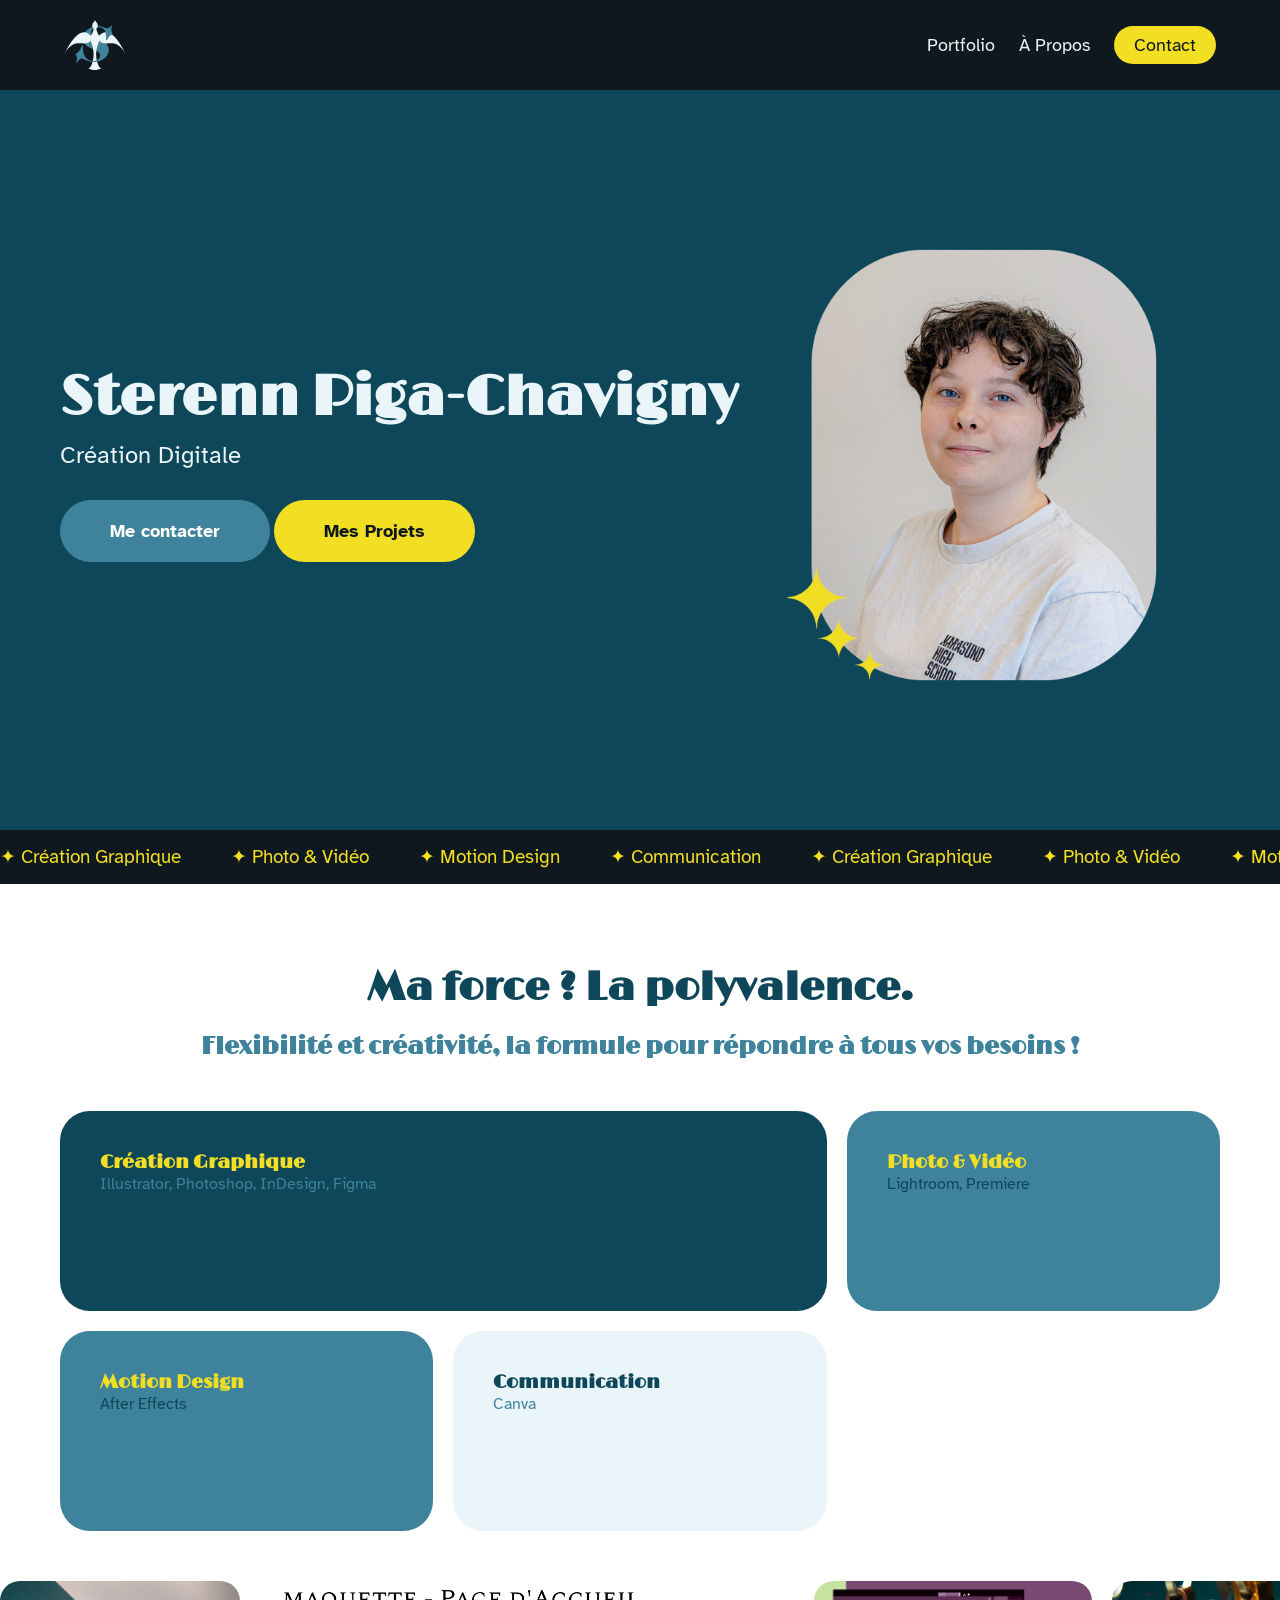
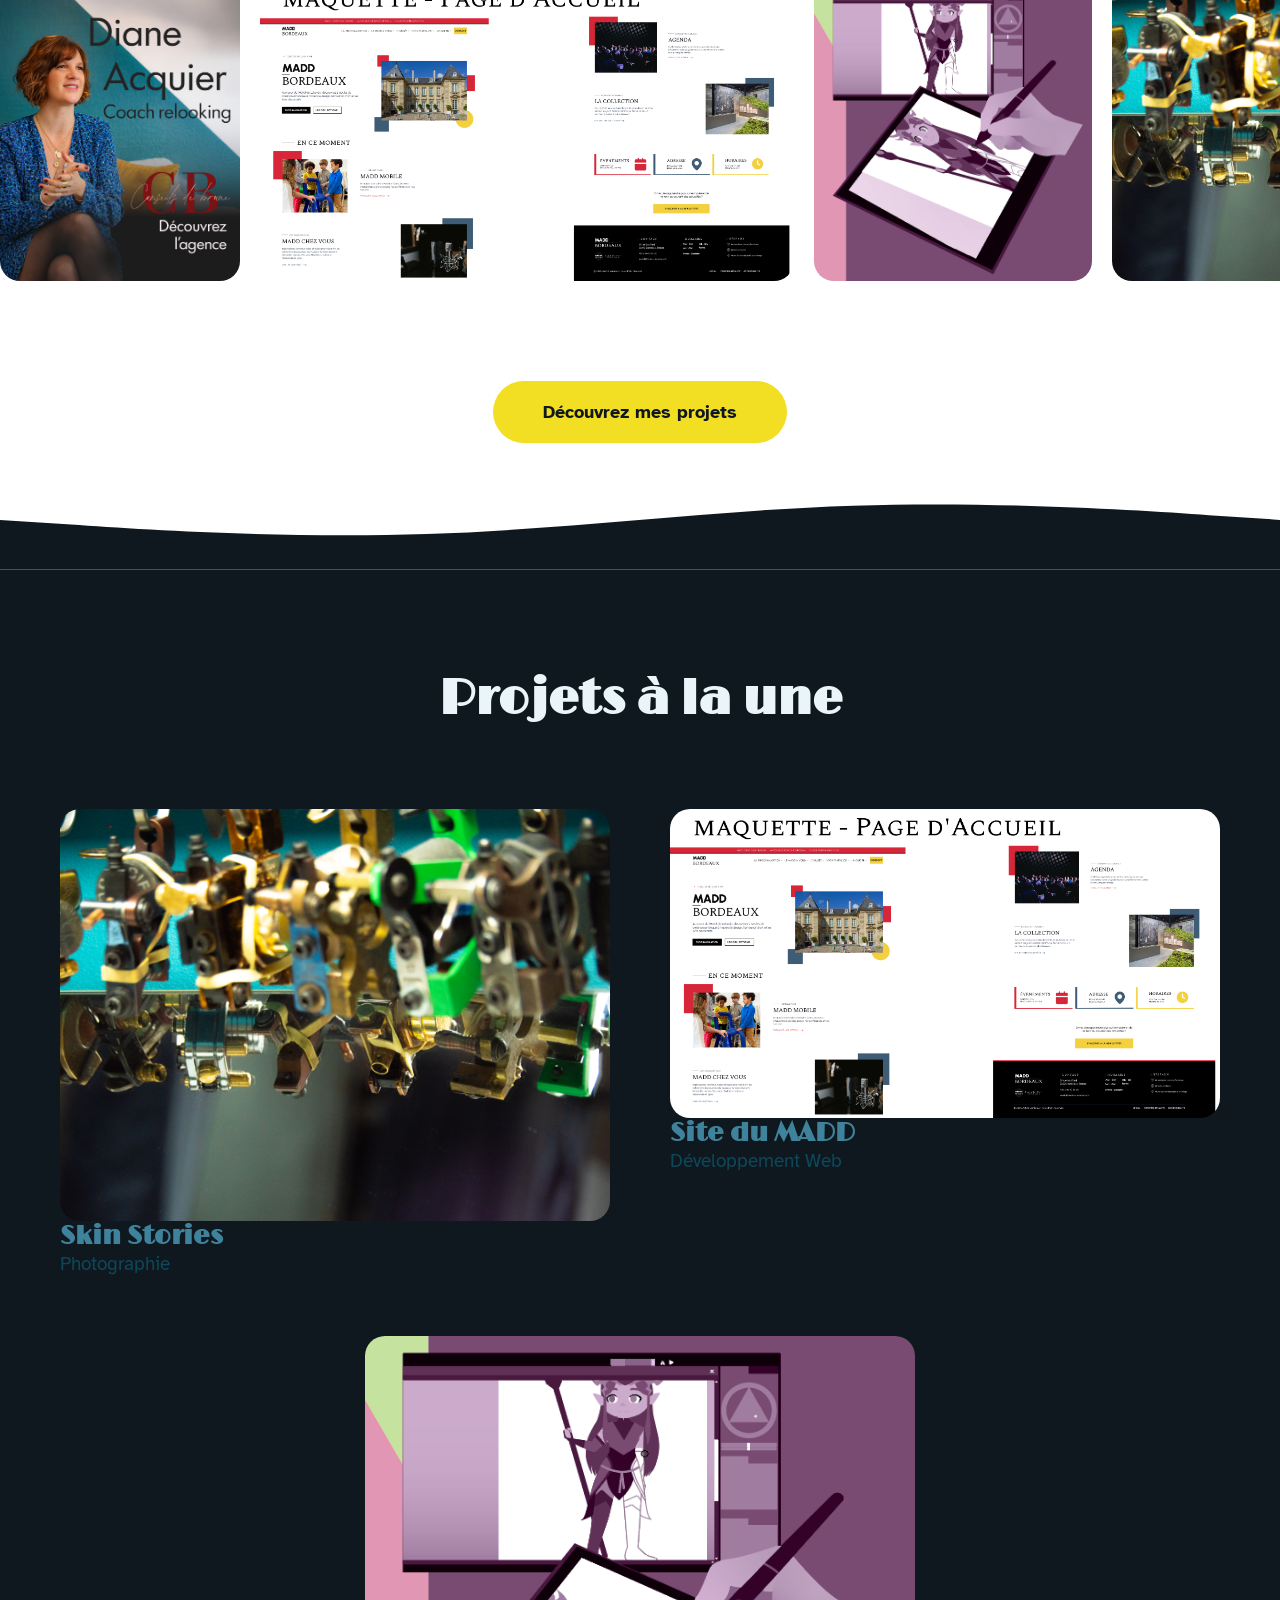
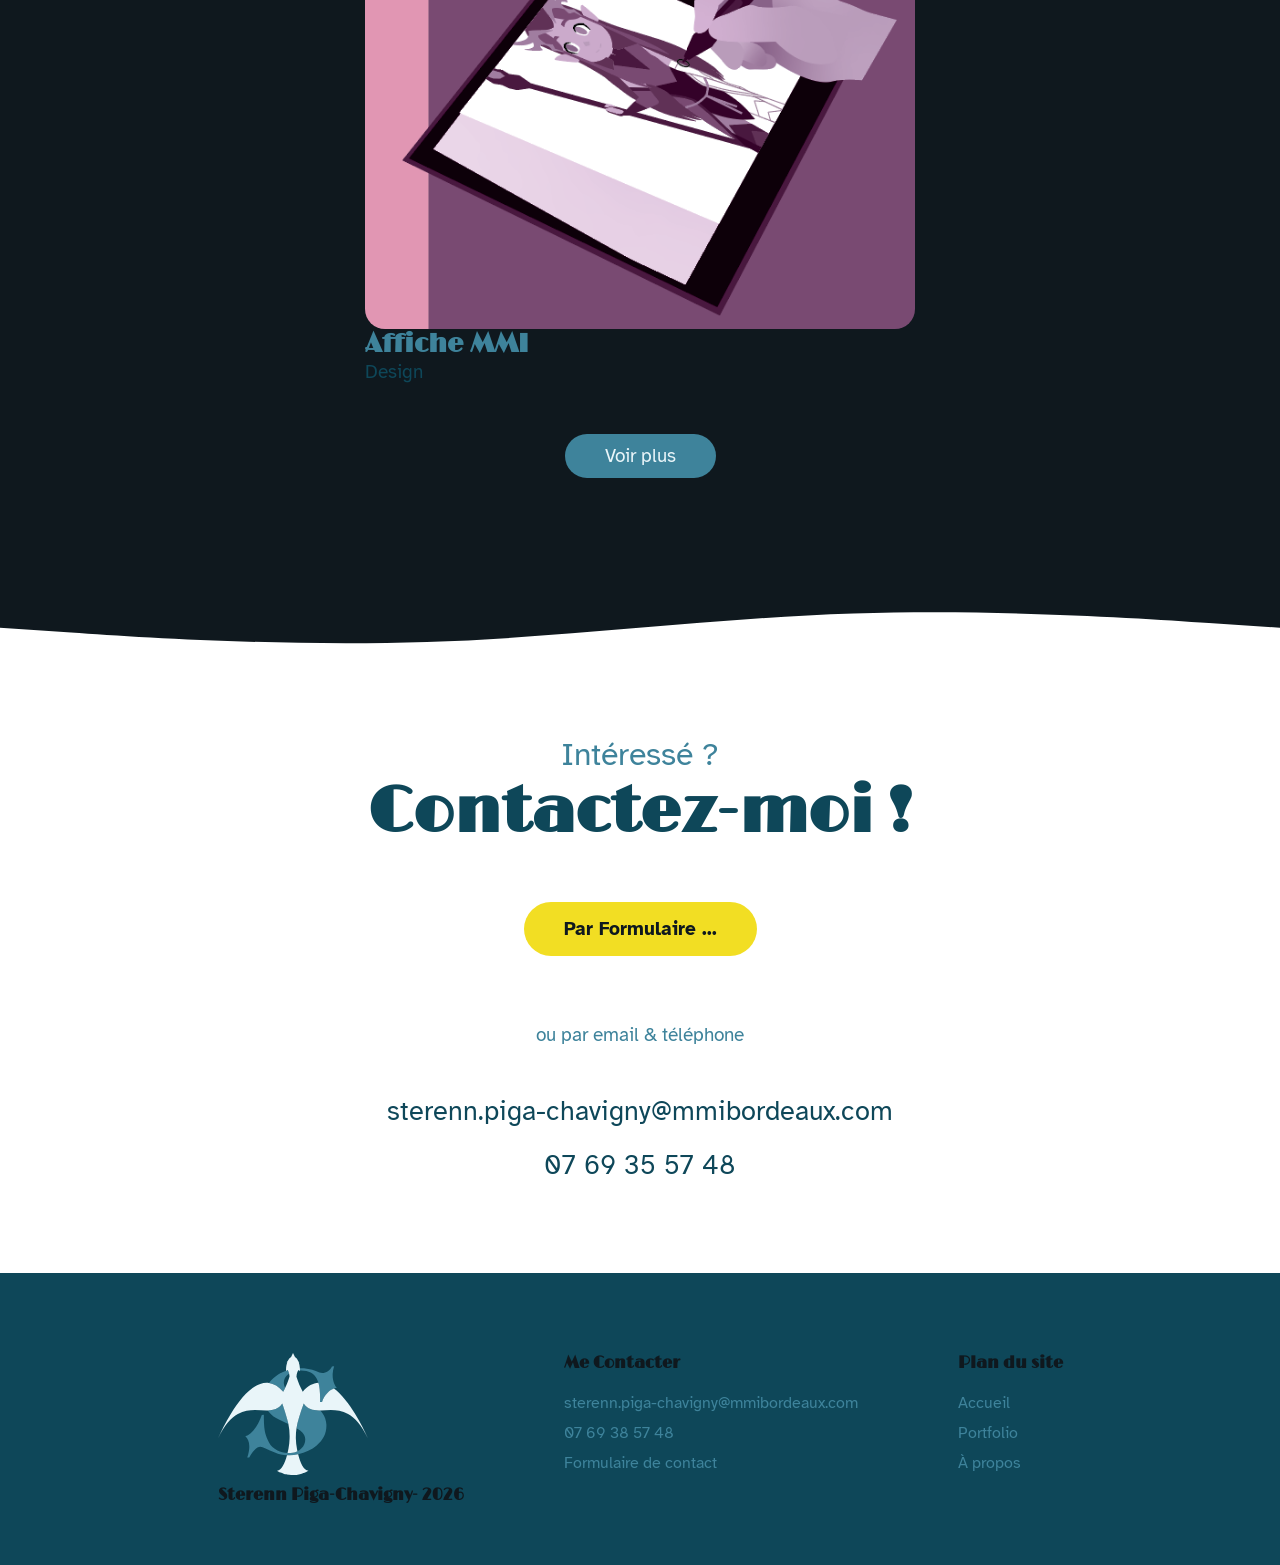
<file: index.html>
<!DOCTYPE html>
<html lang="fr">
<head>
    <meta charset="UTF-8">
    <meta name="viewport" content="width=device-width, initial-scale=1.0">
    <title>Sterenn Piga-Chavigny | Portfolio</title>
    <link rel="stylesheet" href="style.css">
</head>
<body>

    <header>
        <div class="logo"><a href="index.html"><img src="media/Logo & branding/logoV2-f-SVG.svg" alt="Logo Sterenn Piga-Chavigny"></a></div>
        <nav>
            <a href="portfolio.html">Portfolio</a>
            <a href="about.html">À Propos</a>
            <a href="contact.html" class="nav-btn">Contact</a>
        </nav>
    </header>

    <section class="hero">
        <div class="container hero-inner">
            <div class="hero-content">
                <h1>Sterenn Piga-Chavigny</h1>
                <p class="subtitle">Création Digitale</p>
                <div class="hero-btns">
                    <a href="contact.html" class="btn primary">Me contacter</a>
                    <a href="portfolio.html" class="btn secondary">Mes Projets</a>
                </div>
            </div>
            <div class="hero-image">
                <img src="media/portraits/hero.png" alt="Sterenn Piga-Chavigny">
            </div>
        </div>
        
        <div class="marquee">
            <div class="marquee-content">
                <span>✦ Création Graphique</span>
                <span>✦ Photo & Vidéo</span>
                <span>✦ Motion Design</span>
                <span>✦ Communication</span>
                <span>✦ Création Graphique</span>
                <span>✦ Photo & Vidéo</span>
                <span>✦ Motion Design</span>
                <span>✦ Communication</span>
                <span>✦ Création Graphique</span>
                <span>✦ Photo & Vidéo</span>
                <span>✦ Motion Design</span>
                <span>✦ Communication</span>
            </div>
        </div>
    </section>

    <section class="skills">
        <div class="container">
            <div class="skills-header">
                <h2 class="polyvalence">Ma force ? La polyvalence.</h2>
                <h3>Flexibilité et créativité, la formule pour répondre à tous vos besoins !</h3>
            </div>
            <div class="skills-grid">
                <div class="skill-card main">
                    <h3>Création Graphique</h3>
                    <p>Illustrator, Photoshop, InDesign, Figma</p>
                </div>
                <div class="skill-card">
                    <h3>Photo & Vidéo</h3>
                    <p>Lightroom, Premiere</p>
                </div>
                <div class="skill-card">
                    <h3>Motion Design</h3>
                    <p>After Effects</p>
                </div>
                <div class="skill-card plus">
                    <h3>Communication</h3>
                    <p>Canva</p>
                </div>
            </div>
        </div>

        <div class="carousel">
            <div class="carousel-track">
                <a href="projets/coach me/coach-me.html"><img src="projets/coach me/assets/post 1 slide 1.png" alt="Projet 1"></a>
                <a href="projets/madd/madd.html"><img src="projets/madd/assets/maq.png" alt="Projet 2"></a>
                <a href="projets/illustrator/poster-mmi.html"><img src="projets/illustrator/assets/illu perso.png" alt="Projet 3"></a>
                <a href="projets/photo s1/skin-stories.html"><img src="projets/photo s1/assets/P1162519.jpg" alt="Projet 4"></a>
                <a href="projets/coach me/coach-me.html"><img src="projets/coach me/assets/post 1 slide 1.png" alt="Projet 1"></a>
                <a href="projets/madd/madd.html"><img src="projets/madd/assets/maq.png" alt="Projet 2"></a>
            </div>
        </div>
        <div class="container text-center">
            <a href="portfolio.html" class="btn secondary">Découvrez mes projets</a>
        </div>
    </section>

    <div class="wave-divider">
        <svg viewBox="0 0 1440 120" preserveAspectRatio="none"><path d="M0,64L80,69.3C160,75,320,85,480,80C640,75,800,53,960,48C1120,43,1280,53,1360,58.7L1440,64L1440,120L1360,120C1280,120,1120,120,960,120C800,120,640,120,480,120C320,120,160,120,80,120L0,120Z" fill="#0F181E"></path></svg>
    </div>

    <section class="projects-preview">
        <div class="container text-center">
            <h2>Projets à la une</h2>
        </div>
        <div class="container grid-quinconce">
            <a href="projets/photo s1/skin-stories.html" class="card">
                <img src="projets/photo s1/assets/P1162519.jpg" alt="Projet">
                <div class="card-info"><h3>Skin Stories</h3><p>Photographie</p></div>
            </a>
            <a href="projets/madd/madd.html" class="card offset">
                <img src="projets/madd/assets/maq.png" alt="Projet">
                <div class="card-info"><h3>Site du MADD</h3><p>Développement Web</p></div>
            </a>
            <a href="projets/illustrator/poster-mmi.html" class="card">
                <img src="projets/illustrator/assets/illu perso.png" alt="Projet">
                <div class="card-info"><h3>Affiche MMI</h3><p>Design</p></div>
            </a>
        </div>
        <div class="text-center">
            <a href="portfolio.html" class="btn-more">Voir plus</a>
        </div>
    </section>

    <div class="wave-divider">
        <svg viewBox="0 0 1440 120" preserveAspectRatio="none" style="transform: rotate(180deg);"><path d="M0,64L80,69.3C160,75,320,85,480,80C640,75,800,53,960,48C1120,43,1280,53,1360,58.7L1440,64L1440,120L1360,120C1280,120,1120,120,960,120C800,120,640,120,480,120C320,120,160,120,80,120L0,120Z" fill="#0F181E"></path></svg>
    </div>

    <section class="contact-cta">
        <div class="container text-center">
            <p>Intéressé ?</p>
            <h2 class="big-title">Contactez-moi !</h2>
            <a href="contact.html" class="btn-pill">Par Formulaire ...</a>
            <div class="contact-details">
                <p>ou par email & téléphone</p>
                <div class="contact-data">
                    <a href="mailto:sterenn.piga-chavigny@mmibordeaux.com">sterenn.piga-chavigny@mmibordeaux.com</a>
                    <p>07 69 35 57 48</p>
                </div>
            </div>
        </div>
    </section>

    <footer>
        <div class="container footer-grid">
            <div class="footer-col">
                <h2 class="footer-logo"><img src="media/Logo & branding/logoV2-f-SVG.svg" alt="Logo Sterenn Piga-Chavigny"></h2>
                <h4>Sterenn Piga-Chavigny- 2026</h4>
            </div>
            <div class="footer-col">
                <h4>Me Contacter</h4>
                <ul>
                    <li><a href="mailto:sterenn.piga-chavigny@mmibordeaux.com">sterenn.piga-chavigny@mmibordeaux.com</a></li>
                    <li><p>07 69 38 57 48</p></li>
                    <li><a href="contact.html">Formulaire de contact</a></li>
                </ul>
            </div>
            <div class="footer-col">
                <h4>Plan du site</h4>
                <ul>
                    <li><a href="index.html">Accueil</a></li>
                    <li><a href="portfolio.html">Portfolio</a></li>
                    <li><a href="about.html">À propos</a></li>
                </ul>
            </div>
        </div>
    </footer>

</body>
</html>
</file>
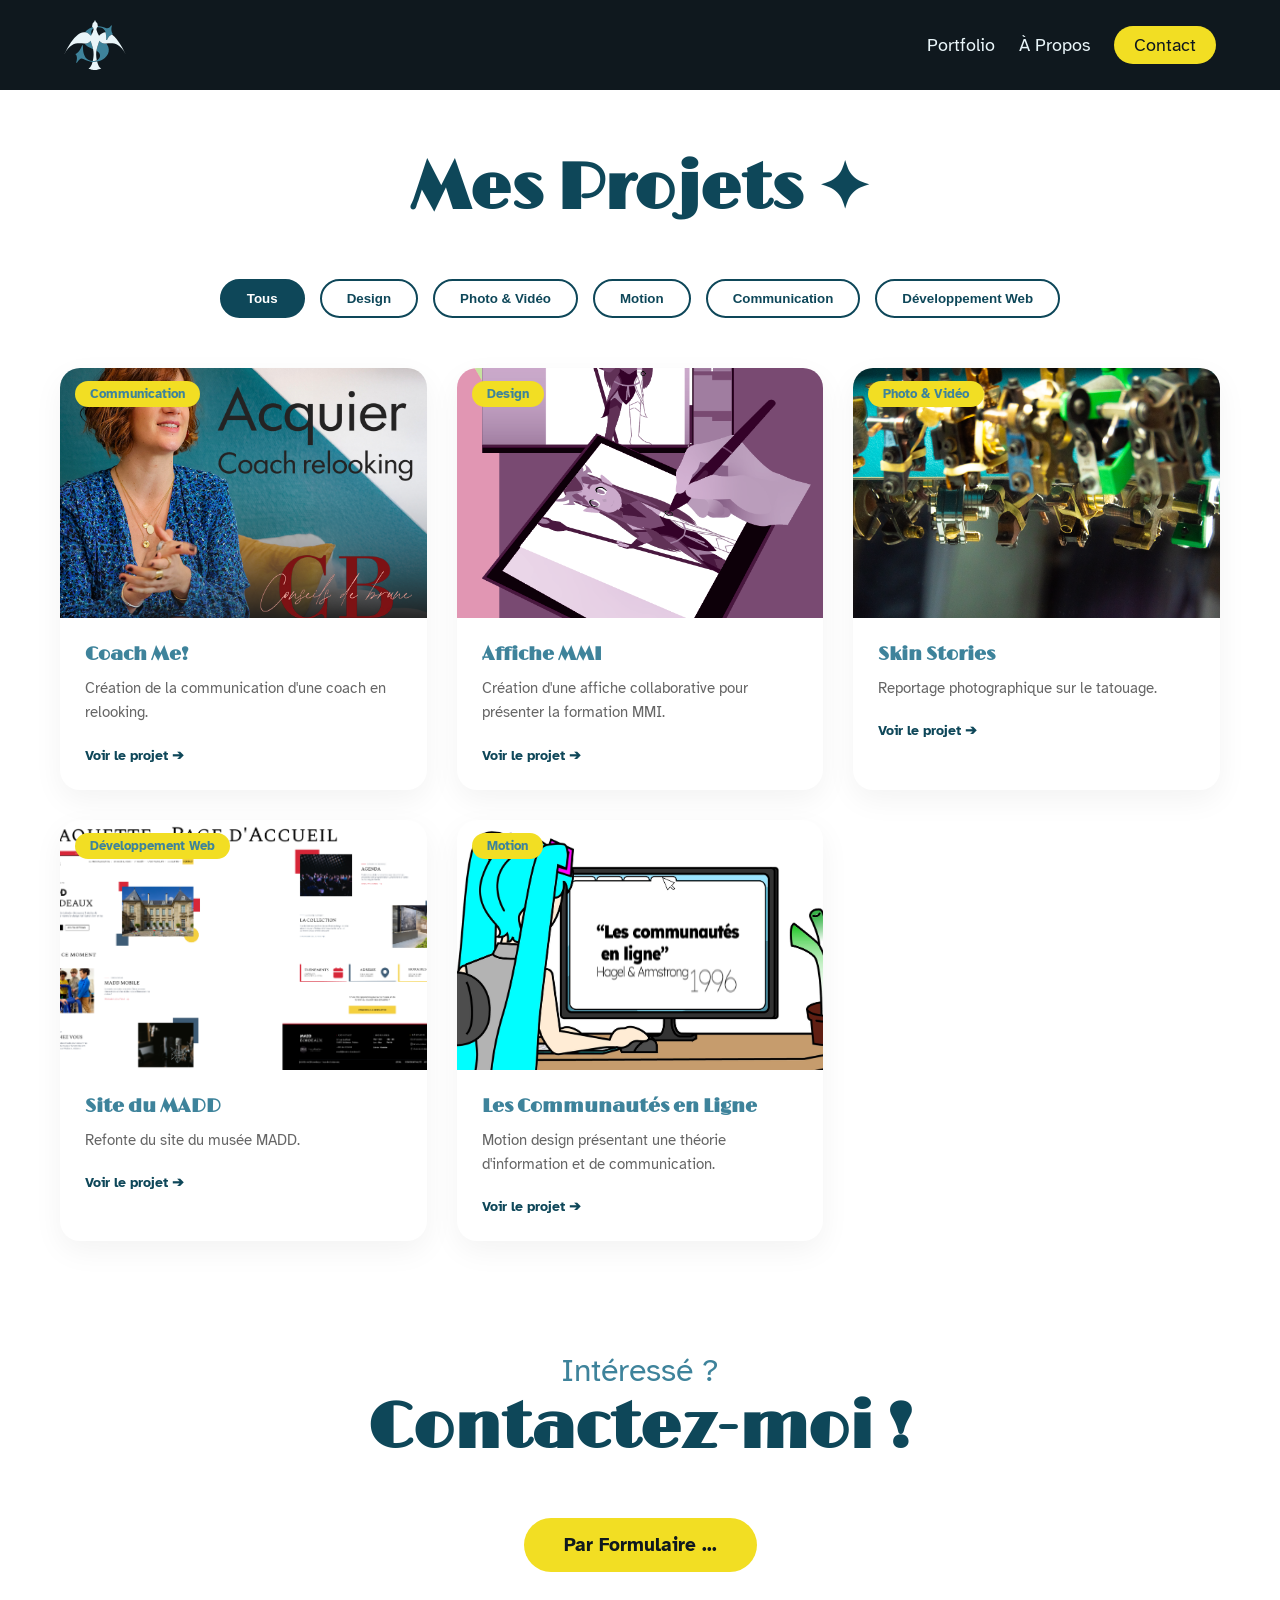
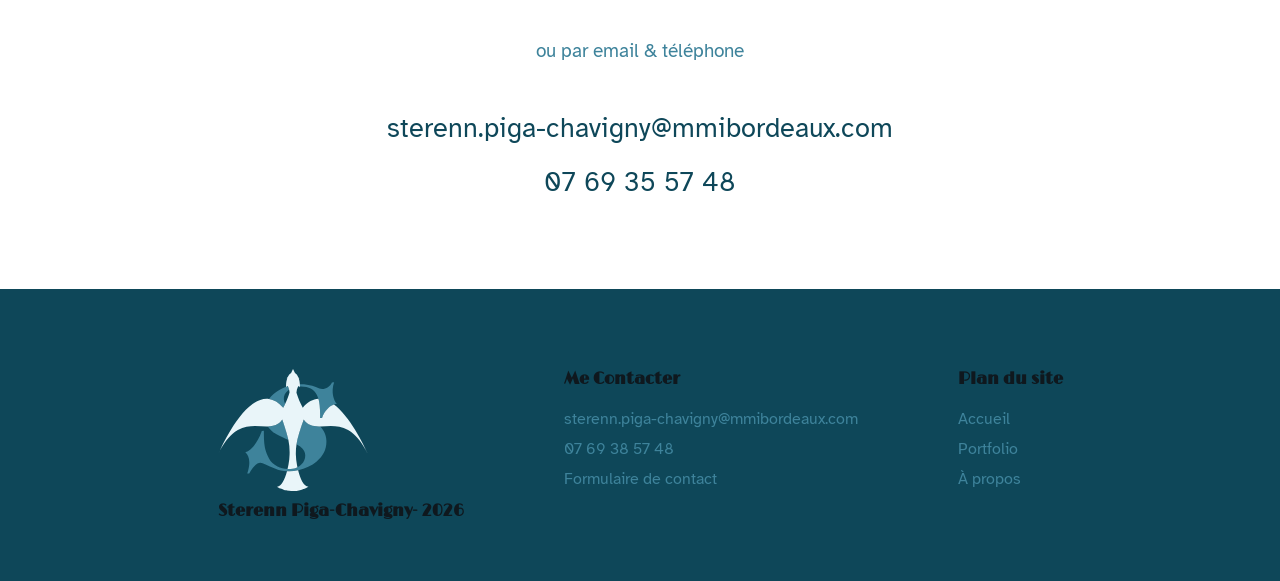
<file: portfolio.html>
<!DOCTYPE html>
<html lang="fr">
<head>
    <meta charset="UTF-8">
    <meta name="viewport" content="width=device-width, initial-scale=1.0">
    <title>Sterenn Piga-Chavigny | Portfolio</title>
    <link rel="stylesheet" href="style.css">
</head>
<body>

    <header>
        <div class="logo"><a href="index.html"><img src="media/Logo & branding/logoV2-f-SVG.svg" alt="Logo Sterenn Piga-Chavigny"></a></div>
        <nav>
            <a href="portfolio.html">Portfolio</a>
            <a href="about.html">À Propos</a>
            <a href="contact.html" class="nav-btn">Contact</a>
        </nav>
    </header>

    <section class="portfolio-section">
    <div class="container">
        <h1 class="big-title text-center">Mes Projets ✦</h1>

        <div class="filter-nav">
            <button class="filter-btn active" data-filter="all">Tous</button>
            <button class="filter-btn" data-filter="design">Design</button>
            <button class="filter-btn" data-filter="photo-video">Photo & Vidéo</button>
            <button class="filter-btn" data-filter="motion">Motion</button>
            <button class="filter-btn" data-filter="communication">Communication</button>
            <button class="filter-btn" data-filter="development-web">Développement Web</button>
        </div>

        <div class="projects-grid">
            
            <div class="project-card" data-category="Communication">
                <div class="project-img">
                    <img src="projets/coach me/assets/post 1 slide 1.png" alt="Description">
                    <div class="project-overlay">
                        <span class="category-tag">Communication</span>
                    </div>
                </div>
                <div class="project-info">
                    <h3>Coach Me!</h3>
                    <p>Création de la communication d'une coach en relooking.</p>
                    <a href="projets/coach me/coach-me.html" class="btn-detail">Voir le projet ➔</a>
                </div>
            </div>

            <div class="project-card" data-category="Design">
                <div class="project-img">
                    <img src="projets/illustrator/assets/illu perso.png" alt="Description">
                    <div class="project-overlay">
                        <span class="category-tag">Design</span>
                    </div>
                </div>
                <div class="project-info">
                    <h3>Affiche MMI</h3>
                    <p>Création d'une affiche collaborative pour présenter la formation MMI.</p>
                    <a href="projets/illustrator/poster-mmi.html" class="btn-detail">Voir le projet ➔</a>
                </div>
            </div>

            <div class="project-card" data-category="photo-video">
                <div class="project-img">
                    <img src="projets/photo s1/assets/P1162519.jpg" alt="Description">
                    <div class="project-overlay">
                        <span class="category-tag">Photo & Vidéo</span>
                    </div>
                </div>
                <div class="project-info">
                    <h3>Skin Stories</h3>
                    <p>Reportage photographique sur le tatouage.</p>
                    <a href="projets/photo s1/skin-stories.html" class="btn-detail">Voir le projet ➔</a>
                </div>
            </div>

            <div class="project-card" data-category="development-web">
                <div class="project-img">
                    <img src="projets/madd/assets/maq.png" alt="Description">
                    <div class="project-overlay">
                        <span class="category-tag">Développement Web</span>
                    </div>
                </div>
                <div class="project-info">
                    <h3>Site du MADD</h3>
                    <p>Refonte du site du musée MADD.</p>
                    <a href="projets/madd/madd.html" class="btn-detail">Voir le projet ➔</a>
                </div>
            </div>

            <div class="project-card" data-category="motion">
                <div class="project-img">
                    <img src="projets/théorie info-com/assets/sceneFinal.png" alt="Description">
                    <div class="project-overlay">
                        <span class="category-tag">Motion</span>
                    </div>
                </div>
                <div class="project-info">
                    <h3>Les Communautés en Ligne</h3>
                    <p>Motion design présentant une théorie d'information et de communication.</p>
                    <a href="projets/théorie info-com/les-communautees-en-ligne.html" class="btn-detail">Voir le projet ➔</a>
                </div>
            </div>

        </div>
    </div>
</section>

    <section class="contact-cta">
        <div class="container text-center">
            <p>Intéressé ?</p>
            <h2 class="big-title">Contactez-moi !</h2>
            <a href="contact.html" class="btn-pill">Par Formulaire ...</a>
            <div class="contact-details">
                <p>ou par email & téléphone</p>
                <div class="contact-data">
                    <a href="mailto:sterenn.piga-chavigny@mmibordeaux.com">sterenn.piga-chavigny@mmibordeaux.com</a>
                    <p>07 69 35 57 48</p>
                </div>
            </div>
        </div>
    </section>

    <footer>
        <div class="container footer-grid">
            <div class="footer-col">
                <h2 class="footer-logo"><img src="media/Logo & branding/logoV2-f-SVG.svg" alt="Logo Sterenn Piga-Chavigny"></h2>
                <h4>Sterenn Piga-Chavigny- 2026</h4>
            </div>
            <div class="footer-col">
                <h4>Me Contacter</h4>
                <ul>
                    <li><a href="mailto:sterenn.piga-chavigny@mmibordeaux.com">sterenn.piga-chavigny@mmibordeaux.com</a></li>
                    <li><p>07 69 38 57 48</p></li>
                    <li><a href="contact.html">Formulaire de contact</a></li>
                </ul>
            </div>
            <div class="footer-col">
                <h4>Plan du site</h4>
                <ul>
                    <li><a href="index.html">Accueil</a></li>
                    <li><a href="portfolio.html">Portfolio</a></li>
                    <li><a href="about.html">À propos</a></li>
                </ul>
            </div>
        </div>
    </footer>

</body>
</html>
</file>
<file: style.css>
﻿@import url('https://fonts.googleapis.com/css2?family=Atkinson+Hyperlegible:wght@400;500;700&family=Limelight&display=swap');

:root {
    --yellow: #F2DE23;
    --deep-blue: #0F181E;
    --light-blue: #E9F5F9;
    --medium-blue: #0E4759;
    --blue: #3E839B;
    --white: #FFFFFF;
    --black: #000000;
}

* {
    margin: 0;
    padding: 0;
    box-sizing: border-box;
}

html {
    scroll-behavior: smooth;
}

body {
    min-height: 100vh;
    font-family: 'Atkinson Hyperlegible', sans-serif;
    background: var(--white);
    color: var(--black);
    overflow-x: hidden;
}

h1,
h2,
h3,
h4,
h5,
h6 {
    font-family: 'Limelight', cursive;
}

img {
    max-width: 100%;
    display: block;
}

.container {
    max-width: 1200px;
    margin: 0 auto;
    padding: 0 20px;
}

.text-center {
    text-align: center;
}

a {
    color: inherit;
    text-decoration: none;
}

.btn {
    display: inline-flex;
    align-items: center;
    justify-content: center;
    padding: 20px 50px;
    border-radius: 50px;
    font-weight: 700;
    font-size: 1.1rem;
    transition: transform 0.2s ease, background-color 0.2s ease, color 0.2s ease;
}

.btn:hover {
    transform: translateY(-2px);
}

.primary {
    background: var(--blue);
    color: #fff;
}

.secondary {
    background: var(--yellow);
    color: var(--deep-blue);
}

.btn-pill {
    display: inline-flex;
    align-items: center;
    justify-content: center;
    background: var(--yellow);
    color: var(--deep-blue);
    padding: 15px 40px;
    border-radius: 50px;
    font-weight: 700;
    font-size: 1.2rem;
}

.btn-more {
    display: inline-block;
    margin-top: 50px;
    background: var(--blue);
    padding: 10px 40px;
    border-radius: 50px;
    color: var(--light-blue);
    font-size: 1.2rem;
}

header {
    display: flex;
    justify-content: space-between;
    align-items: center;
    padding: 20px 5%;
    position: sticky;
    top: 0;
    background: var(--deep-blue);
    color: var(--white);
    z-index: 100;
}

.logo {
    display: flex;
    align-items: center;
}

.logo img {
    height: 50px;
    width: auto;
}

nav a {
    margin-left: 20px;
    font-weight: 500;
    font-size: 1.1rem;
    color: var(--light-blue);
}

.nav-btn {
    background: var(--yellow);
    color: var(--deep-blue);
    padding: 8px 20px;
    border-radius: 20px;
}

footer {
    background: var(--medium-blue);
    padding: 80px 0 40px;
    color: var(--deep-blue);
}

.footer-grid {
    display: flex;
    justify-content: center;
    gap: 100px;
}

.footer-logo {
    font-size: 2.5rem;
    margin-bottom: 10px;
    max-width: 150px;
}

.footer-col h4 {
    margin-bottom: 20px;
    color: var(--deep-blue);
}

.footer-col ul {
    list-style: none;
}

.footer-col li {
    margin-bottom: 10px;
}

.footer-col a,
.footer-col p {
    color: var(--blue);
    font-size: 1rem;
}

.hero {
    background: var(--medium-blue);
    padding-top: 60px;
    color: var(--light-blue);
}

.hero-inner {
    display: flex;
    align-items: center;
    min-height: 70vh;
    gap: 30px;
}

.hero-content {
    flex: 0 0 60%;
}

.hero-image {
    flex: 0 0 40%;
}

.hero-content h1 {
    font-size: 3.5rem;
    line-height: 1.1;
    margin-bottom: 10px;
}

.subtitle {
    font-size: 1.5rem;
    margin-bottom: 30px;
}

.hero-image img {
    width: 80%;
    border-radius: 100px;
}

.marquee {
    background: var(--deep-blue);
    color: var(--yellow);
    padding: 15px 0;
    margin-top: 50px;
    overflow: hidden;
}

.marquee-content {
    display: flex;
    white-space: nowrap;
    animation: scroll 16s linear infinite;
}

.marquee-content span {
    font-size: 1.2rem;
    margin-right: 50px;
}

@keyframes scroll {
    from {
        transform: translateX(0);
    }
    to {
        transform: translateX(-50%);
    }
}

.skills {
    padding: 80px 0 20px;
}

.skills-header {
    text-align: center;
    margin-bottom: 50px;
}

.skills-header h2 {
    font-size: 2.5rem;
    margin-bottom: 20px;
    color: var(--medium-blue);
}

.skills-header h3 {
    font-size: 1.5rem;
    color: var(--blue);
}

.skills-grid {
    display: grid;
    grid-template-columns: repeat(3, 1fr);
    gap: 20px;
}

.skill-card {
    background: var(--blue);
    color: var(--yellow);
    padding: 40px;
    border-radius: 30px;
    min-height: 200px;
}

.skill-card p {
    color: var(--medium-blue);
}

.skill-card.main {
    grid-column: span 2;
    background: var(--medium-blue);
    color: var(--yellow);
}

.skill-card.main p {
    color: var(--blue);
}

.skill-card.plus {
    background: var(--light-blue);
    color: var(--medium-blue);
}

.skill-card.plus p {
    color: var(--blue);
}

.carousel {
    margin: 50px 0 100px;
    overflow: hidden;
}

.carousel-track {
    display: flex;
    width: max-content;
    animation: scroll 15s linear infinite;
}

.carousel img {
    max-height: 300px;
    height: auto;
    margin-right: 20px;
    border-radius: 20px;
}

.projects-preview {
    background: var(--deep-blue);
    color: var(--light-blue);
    padding: 100px 0;
}

.projects-preview h2 {
    font-size: 3rem;
    color: var(--light-blue);
    padding-bottom: 80px;
}

.projects-preview p {
    font-size: 1.2rem;
    color: var(--medium-blue);
}

.projects-preview h3 {
    font-size: 1.6rem;
    color: var(--blue);
}

.grid-quinconce {
    display: grid;
    grid-template-columns: repeat(2, 1fr);
    gap: 60px;
}

.grid-quinconce .card:nth-child(3) {
    grid-column: 1 / -1;
    justify-self: center;
    width: min(100%, calc((100% - 60px) / 2));
}

.card img {
    width: 100%;
    border-radius: 20px;
}

.contact-cta {
    padding: 50px 0;
}

.contact-cta p {
    font-size: 2rem;
    color: var(--blue);
}

.big-title {
    font-size: 4rem;
    margin-bottom: 50px;
    color: var(--medium-blue);
}

.contact-details {
    margin-top: 60px;
    line-height: 2;
}

.contact-details p {
    font-size: 1.2rem;
    color: var(--blue);
    margin-bottom: 30px;
}

.contact-data p,
.contact-data a {
    font-size: 1.7rem;
    color: var(--medium-blue);
}

.wave-divider {
    display: block;
    line-height: 0;
}

.wave-divider svg {
    display: block;
}

.contact-page {
    padding: 80px 0;
}

.contact-wrapper {
    display: flex;
    gap: 50px;
    margin-top: 40px;
    flex-wrap: wrap;
}

.contact-sidebar {
    flex: 1;
    min-width: 300px;
}

.contact-sidebar h3 {
    font-size: 2.5rem;
    color: var(--blue);
    margin-bottom: 10px;
}

.contact-sidebar p {
    font-size: 1.4rem;
    color: var(--medium-blue);
    margin-bottom: 30px;
}

.contact-form-container {
    flex: 2;
    min-width: 300px;
    background: var(--light-blue);
    padding: 40px;
    border-radius: 20px;
}

.form-group {
    margin-bottom: 25px;
}

.form-group label {
    display: block;
    margin-bottom: 8px;
    font-weight: 700;
    color: var(--blue);
}

.form-group input,
.form-group textarea {
    width: 100%;
    padding: 12px 15px;
    border: 2px solid #eee;
    border-radius: 10px;
    font-size: 1rem;
    transition: border-color 0.3s;
}

.form-group input:focus,
.form-group textarea:focus {
    outline: none;
    border-color: var(--medium-blue);
}

.contact-form .btn-pill {
    border: none;
    cursor: pointer;
    display: inline-block;
    transition: transform 0.2s;
}

.contact-form .btn-pill:hover {
    transform: scale(1.05);
}

.contact-item {
    margin-top: 30px;
}

.contact-item strong {
    display: block;
    color: var(--medium-blue);
    text-transform: uppercase;
    font-size: 0.9rem;
    letter-spacing: 1px;
}

.contact-item p,
.contact-item a {
    font-size: 1.3rem;
    color: var(--blue);
    text-decoration: none;
}

.about-section {
    position: relative;
    padding: 100px 0;
    overflow: hidden;
    background-color: #fff;
}

.about-grid {
    display: flex;
    align-items: center;
    gap: 60px;
    flex-wrap: wrap;
}

.about-image {
    flex: 1;
    min-width: 300px;
    display: flex;
    justify-content: center;
}

.image-wrapper {
    position: relative;
    width: 100%;
    max-width: 400px;
}

.image-wrapper img {
    width: 100%;
    height: auto;
    border-radius: 60% 40% 30% 70% / 60% 30% 70% 40%;
    box-shadow: 0 20px 40px rgba(0, 0, 0, 0.1);
}

.about-content {
    flex: 1.5;
    min-width: 300px;
}

.text-block {
    margin-bottom: 40px;
}

.text-block h3 {
    color: var(--medium-blue);
    font-size: 1.8rem;
    margin-bottom: 15px;
}

.text-block p {
    font-size: 1.1rem;
    line-height: 1.8;
    color: #444;
}

.download-cv {
    text-align: center;
    margin-top: 80px;
}

.star-container {
    position: absolute;
    top: 0;
    left: 0;
    width: 100%;
    height: 100%;
    pointer-events: none;
}

.star {
    position: absolute;
    color: var(--yellow);
    font-size: 1.5rem;
    opacity: 0.5;
    animation: twinkle 3s infinite ease-in-out;
}

@keyframes twinkle {
    0%,
    100% {
        transform: scale(1);
        opacity: 0.3;
    }
    50% {
        transform: scale(1.5);
        opacity: 0.8;
        rotate: 20deg;
    }
}

.portfolio-section {
    padding: 60px 0;
}

.filter-nav {
    display: flex;
    justify-content: center;
    gap: 15px;
    margin-bottom: 50px;
    flex-wrap: wrap;
}

.filter-btn {
    padding: 10px 25px;
    border: 2px solid var(--medium-blue);
    background: transparent;
    border-radius: 30px;
    cursor: pointer;
    font-weight: 700;
    color: var(--medium-blue);
    transition: all 0.3s ease;
}

.filter-btn.active,
.filter-btn:hover {
    background: var(--medium-blue);
    color: white;
}

.projects-grid {
    display: grid;
    grid-template-columns: repeat(auto-fill, minmax(300px, 1fr));
    gap: 30px;
}

.project-card {
    background: #fff;
    border-radius: 20px;
    overflow: hidden;
    box-shadow: 0 10px 30px rgba(0, 0, 0, 0.05);
    transition: transform 0.3s ease, opacity 0.3s ease;
}

.project-card:hover {
    transform: translateY(-10px);
}

.project-img {
    position: relative;
    height: 250px;
    overflow: hidden;
}

.project-img img {
    width: 100%;
    height: 100%;
    object-fit: cover;
}

.project-overlay {
    position: absolute;
    top: 15px;
    left: 15px;
}

.category-tag {
    background: var(--yellow);
    padding: 5px 15px;
    border-radius: 20px;
    font-size: 0.8rem;
    font-weight: 700;
    color: var(--blue);
}

.project-info {
    padding: 25px;
}

.project-info h3 {
    margin-bottom: 10px;
    color: var(--blue);
}

.project-info p {
    font-size: 0.95rem;
    color: #666;
    margin-bottom: 20px;
    line-height: 1.6;
}

.btn-detail {
    text-decoration: none;
    color: var(--medium-blue);
    font-weight: 700;
    font-size: 0.9rem;
}

.project-card.hidden {
    display: none;
}

@media (max-width: 992px) {
    .about-grid {
        flex-direction: column;
        text-align: center;
    }

    .image-wrapper {
        max-width: 300px;
    }
}

@media (max-width: 768px) {
    .contact-wrapper {
        flex-direction: column;
    }

    .contact-form-container {
        padding: 20px;
    }
}

/* 404 PAGE STYLES */
.error-page {
    position: relative;
    height: 100vh; /* Full screen height */
    display: flex;
    align-items: center;
    justify-content: center;
    overflow: hidden;
    padding: 20px;
}

.error-content {
    position: relative;
    z-index: 2; /* Sits above the stars */
}

.error-code {
    font-size: 10rem;
    font-weight: 900;
    color: var(--yellow);
    margin: 0;
    line-height: 1;
    text-shadow: 4px 4px 0px var(--medium-blue);
}

.error-text {
    font-size: 1.2rem;
    color: var(--blue);
    margin-bottom: 40px;
    max-width: 500px;
    margin-left: auto;
    margin-right: auto;
}

.error-actions {
    display: flex;
    gap: 20px;
    justify-content: center;
    flex-wrap: wrap;
}

/* Secondary button style for the 404 page */
.btn-pill.secondary {
    background: transparent;
    border: 2px solid var(--medium-blue);
    color: var(--medium-blue);
}

.btn-pill.secondary:hover {
    background: var(--medium-blue);
    color: white;
}

/* Responsive Font Size */
@media (max-width: 768px) {
    .error-code {
        font-size: 6rem;
    }
    .big-title {
        font-size: 2.5rem;
    }
}

/* Ensure the star animation from the About page is present in your CSS */
@keyframes twinkle {
    0%, 100% { transform: scale(1); opacity: 0.3; }
    50% { transform: scale(1.5); opacity: 0.8; rotate: 20deg; }
}

/* PROJECT PAGE BASE */
.project-detail-page {
    padding: 60px 0;
    color: var(--blue);
}

.project-header {
    text-align: center;
    margin-bottom: 50px;
}

.project-meta {
    font-weight: bold;
    color: var(--medium-blue);
    text-transform: uppercase;
    letter-spacing: 2px;
    margin-bottom: 10px;
}

.project-legend {
    font-size: 1.4rem;
    font-style: italic;
    opacity: 0.8;
}

/* MEDIA BOXES */
.media-full img, .media-full video {
    width: 100%;
    border-radius: 20px;
    margin-bottom: 60px;
}

.project-gallery .gallery-row {
    display: flex;
    gap: 20px;
    margin-bottom: 20px;
}

.media-item img, .media-item video {
    width: 100%;
    height: auto;
    border-radius: 15px;
    display: block;
}

.media-item.half { flex: 1; }
.media-item.full {
    margin: 20px auto 0;
    max-width: 760px;
    display: grid;
    grid-template-columns: repeat(2, minmax(0, 1fr));
    gap: 20px;
    align-items: start;
}
.media-item.full img {
    max-width: 100%;
    width: 100%;
    display: block;
    border-radius: 15px;
}
.media-item.full h3,
.media-item.full p {
    grid-column: 1 / -1;
}

/* TWO COLUMN CONTENT */
.project-grid {
    display: flex;
    gap: 80px;
    margin-bottom: 80px;
}

.project-info-main { flex: 2; }
.project-sidebar { flex: 1; }

.info-block h2 {
    color: var(--medium-blue);
    margin-bottom: 20px;
    font-size: 2rem;
}

.info-block p {
    line-height: 1.8;
    margin-bottom: 30px;
    font-size: 1.1rem;
}

.sidebar-box {
    background: #f8f9fa;
    padding: 25px;
    border-radius: 15px;
    margin-bottom: 20px;
}

.sidebar-box h3 {
    font-size: 1rem;
    text-transform: uppercase;
    color: var(--medium-blue);
    margin-bottom: 10px;
}

/* RESULTS & TESTIMONIAL */
.project-results {
    background: var(--blue);
    color: white;
    padding: 60px;
    border-radius: 30px;
    margin: 80px 0;
}

.testimonial {
    margin-top: 40px;
    padding-left: 20px;
    border-left: 4px solid var(--yellow);
    font-style: italic;
    font-size: 1.2rem;
}

.testimonial cite {
    display: block;
    margin-top: 10px;
    font-size: 0.9rem;
    opacity: 0.7;
    font-style: normal;
}

/* RESPONSIVE */
@media (max-width: 992px) {
    .project-grid { flex-direction: column; gap: 40px; }
    .gallery-row { flex-direction: column; }
    .project-results { padding: 30px; }
}

/* SUGGESTIONS SECTION */
.suggested-projects {
    padding: 60px 0;
    background-color: var(--light-blue); /* Subtle background change to separate from content */
    border-radius: 25px;
    margin: 0 auto 30px auto;
    width: 80%;

}

.project-nav {
    display: flex;
    justify-content: center;
    gap: 20px;
    margin-top: 40px;
}

/* Decorative Divider */
.divider {
    display: flex;
    align-items: center;
    justify-content: center;
    gap: 20px;
    margin-bottom: 50px;
}

.divider hr {
    flex-grow: 0.2;
    border: none;
    border-top: 2px solid var(--yellow);
}

.divider .star {
    color: var(--yellow);
    font-size: 1.2rem;
}

.section-title {
    margin-bottom: 40px;
    color: var(--blue);
}

/* Suggestion Grid */
.suggestion-grid {
    display: grid;
    grid-template-columns: repeat(auto-fit, minmax(250px, 1fr));
    gap: 30px;
    max-width: 900px;
    margin: 0 auto; /* Centers the 2-3 cards */
}

.suggestion-card {
    text-decoration: none;
    color: inherit;
}

.suggestion-img {
    position: relative;
    height: 180px;
    border-radius: 15px;
    overflow: hidden;
    margin-bottom: 15px;
}

.suggestion-img img {
    width: 100%;
    height: 100%;
    object-fit: cover;
    transition: transform 0.5s ease;
}

/* Hover Effect: Zoom and Overlay */
.suggestion-overlay {
    position: absolute;
    inset: 0;
    background: rgba(10, 41, 71, 0.7); /* Your dark blue with transparency */
    display: flex;
    align-items: center;
    justify-content: center;
    opacity: 0;
    transition: opacity 0.3s ease;
}

.suggestion-overlay span {
    color: white;
    font-weight: bold;
    border: 1px solid white;
    padding: 8px 15px;
    border-radius: 20px;
}

.suggestion-card:hover .suggestion-img img {
    transform: scale(1.1);
}

.suggestion-card:hover .suggestion-overlay {
    opacity: 1;
}

/* Mini Info Styling */
.mini-tag {
    font-size: 0.7rem;
    text-transform: uppercase;
    color: var(--medium-blue);
    font-weight: bold;
    letter-spacing: 1px;
}

.suggestion-info h3 {
    font-size: 1.2rem;
    margin-top: 5px;
    color: var(--blue);
}

        .carousel-track {
            animation: none !important;
        }
        .media-full a {
            display: inline-block;
            background: var(--yellow);
            color: var(--deep-blue);
            padding: 15px 30px;
            border-radius: 25px;
            text-decoration: none;
            font-weight: 700;
            font-size: 1.2rem;
            transition: transform 0.2s ease;
            margin: 40px;
        }
        .media-full a:hover {
            transform: translateY(-2px);
        }
</file>
